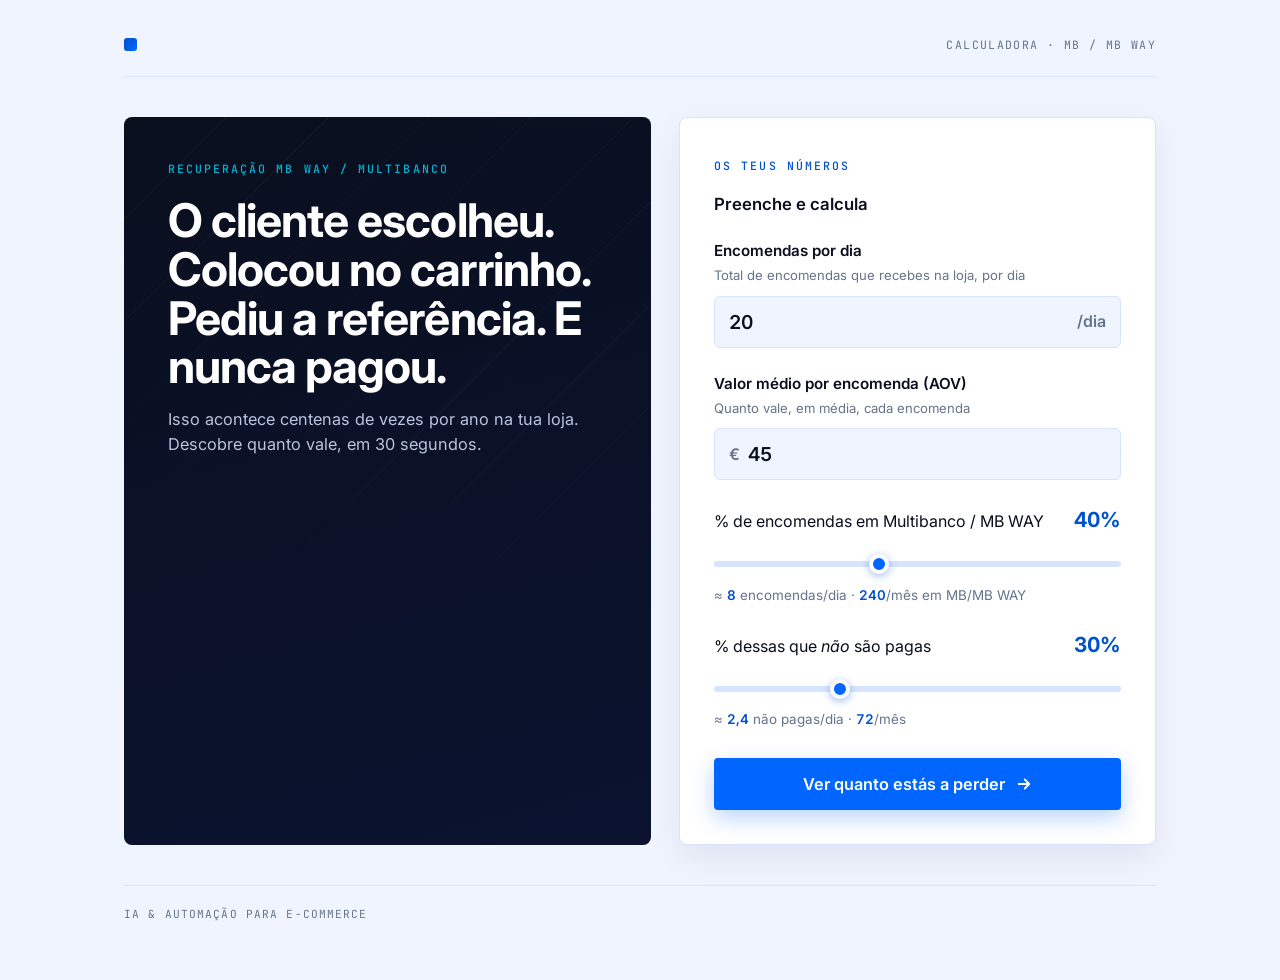
<file: index.html>
<!DOCTYPE html>
<html lang="pt-PT">
<head>
<meta charset="UTF-8">
<meta name="viewport" content="width=device-width, initial-scale=1.0">
<title>Calculadora · Quanto perdes em encomendas MB / MB WAY não pagas</title>
<link rel="preconnect" href="https://fonts.googleapis.com">
<link rel="preconnect" href="https://fonts.gstatic.com" crossorigin>
<link href="https://fonts.googleapis.com/css2?family=Inter:wght@400;500;600;700&family=JetBrains+Mono:wght@400;500&display=swap" rel="stylesheet">
<link rel="stylesheet" href="styles.css">
</head>
<body>
  <div class="wrap">
    <header class="topbar">
      <div class="brand"><span class="mark"></span></div>
      <div class="tag">Calculadora · MB / MB WAY</div>
    </header>

    <div class="grid">
      <!-- ===== Hero ===== -->
      <section class="hero-dark">
        <span class="eyebrow">Recuperação MB WAY / Multibanco</span>
        <h1>O cliente escolheu. Colocou no carrinho. Pediu a referência. E nunca pagou.</h1>
        <p class="lede">Isso acontece centenas de vezes por ano na tua loja. Descobre quanto vale, em 30 segundos.</p>
      </section>

      <!-- ===== Inputs ===== -->
      <section class="card">
        <span class="eyebrow">Os teus números</span>
        <h2>Preenche e calcula</h2>

        <form id="calcForm" novalidate>
          <div class="field">
            <label for="orders">Encomendas por dia
              <span class="hint">Total de encomendas que recebes na loja, por dia</span>
            </label>
            <div class="num">
              <input type="number" id="orders" min="0" step="1" value="20" inputmode="numeric">
              <span class="affix">/dia</span>
            </div>
          </div>

          <div class="field">
            <label for="avg">Valor médio por encomenda (AOV)
              <span class="hint">Quanto vale, em média, cada encomenda</span>
            </label>
            <div class="num">
              <span class="affix">€</span>
              <input type="number" id="avg" min="0" step="0.5" value="45" inputmode="decimal">
            </div>
          </div>

          <div class="field">
            <div class="pct-head">
              <label for="mb">% de encomendas em Multibanco / MB WAY</label>
              <span class="pct-val" id="mbVal">40%</span>
            </div>
            <input type="range" id="mb" min="0" max="100" step="1" value="40">
            <span class="slider-hint" id="mbCount"></span>
          </div>

          <div class="field">
            <div class="pct-head">
              <label for="unpaid">% dessas que <em>não</em> são pagas</label>
              <span class="pct-val" id="unpaidVal">30%</span>
            </div>
            <input type="range" id="unpaid" min="0" max="100" step="1" value="30">
            <span class="slider-hint" id="unpaidCount"></span>
          </div>

          <div class="btn-row">
            <button class="btn" type="submit">
              Ver quanto estás a perder
              <svg viewBox="0 0 24 24" fill="none" stroke="currentColor" stroke-width="2.4" stroke-linecap="round" stroke-linejoin="round"><path d="M5 12h14M13 6l6 6-6 6"/></svg>
            </button>
          </div>
        </form>
      </section>
    </div>

    <footer class="foot">
      <span>IA &amp; Automação para E-commerce</span>
    </footer>
  </div>

<script>
  const num  = new Intl.NumberFormat('pt-PT', { maximumFractionDigits: 0 });
  const num1 = new Intl.NumberFormat('pt-PT', { maximumFractionDigits: 1 });

  const el = {
    orders: document.getElementById('orders'),
    avg:    document.getElementById('avg'),
    mb:     document.getElementById('mb'),
    unpaid: document.getElementById('unpaid'),
    mbVal:    document.getElementById('mbVal'),
    unpaidVal:document.getElementById('unpaidVal'),
    mbCount:    document.getElementById('mbCount'),
    unpaidCount:document.getElementById('unpaidCount'),
    form: document.getElementById('calcForm'),
  };

  const read    = (i) => { const v = parseFloat(i.value); return (isNaN(v) || v < 0) ? 0 : v; };
  const readPct = (i) => { let v = parseFloat(i.value); if (isNaN(v)) v = 0; return Math.min(100, Math.max(0, v)); };

  // Pré-preenche com os dados vindos do URL (ao voltar do resultado)
  const qp = new URLSearchParams(location.search);
  [['orders', el.orders], ['avg', el.avg], ['mb', el.mb], ['unpaid', el.unpaid]].forEach(([key, node]) => {
    if (qp.has(key) && !isNaN(parseFloat(qp.get(key)))) node.value = qp.get(key);
  });

  function update() {
    const orders = read(el.orders);
    const pctMB  = readPct(el.mb);
    const pctUnpaid = readPct(el.unpaid);

    el.mbVal.textContent     = pctMB + '%';
    el.unpaidVal.textContent = pctUnpaid + '%';

    const mbDay     = orders * (pctMB / 100);
    const unpaidDay = mbDay * (pctUnpaid / 100);

    el.mbCount.innerHTML =
      '≈ <b>' + num1.format(mbDay) + '</b> encomendas/dia · <b>' + num.format(mbDay * 30) + '</b>/mês em MB/MB WAY';
    el.unpaidCount.innerHTML =
      '≈ <b>' + num1.format(unpaidDay) + '</b> não pagas/dia · <b>' + num.format(unpaidDay * 30) + '</b>/mês';
  }

  [el.orders, el.avg, el.mb, el.unpaid].forEach(node => node.addEventListener('input', update));

  el.form.addEventListener('submit', (e) => {
    e.preventDefault();
    const params = new URLSearchParams({
      orders: read(el.orders),
      avg:    read(el.avg),
      mb:     readPct(el.mb),
      unpaid: readPct(el.unpaid),
    });
    window.location.href = 'resultado.html?' + params.toString();
  });

  update();
</script>
</body>
</html>
</file>
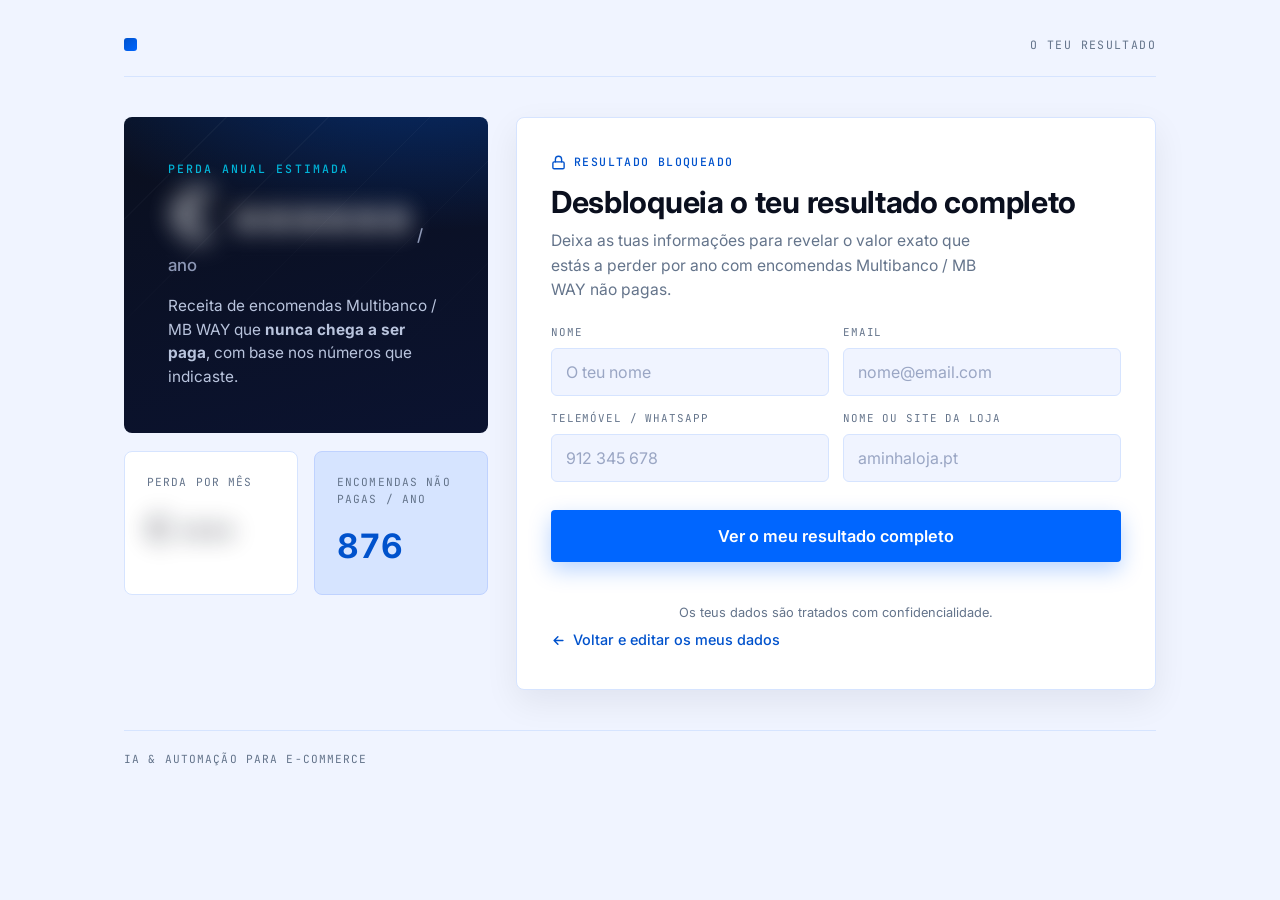
<file: resultado.html>
<!DOCTYPE html>
<html lang="pt-PT">
<head>
<meta charset="UTF-8">
<meta name="viewport" content="width=device-width, initial-scale=1.0">
<title>O teu resultado · Encomendas MB / MB WAY não pagas</title>
<link rel="preconnect" href="https://fonts.googleapis.com">
<link rel="preconnect" href="https://fonts.gstatic.com" crossorigin>
<link href="https://fonts.googleapis.com/css2?family=Inter:wght@400;500;600;700&family=JetBrains+Mono:wght@400;500&display=swap" rel="stylesheet">
<link rel="stylesheet" href="styles.css">
</head>
<body>
  <div class="wrap">
    <header class="topbar">
      <div class="brand"><span class="mark"></span></div>
      <div class="tag">O teu resultado</div>
    </header>

    <div class="grid">
      <!-- ===== Resultados (desfocados até desbloquear) ===== -->
      <section class="results locked" id="results">
        <div class="hero-dark result-hero">
          <span class="eyebrow">Perda anual estimada</span>
          <div>
            <span class="big money" id="lostYear">€ ••••••</span><span class="per">/ ano</span>
          </div>
          <p class="sub">Receita de encomendas Multibanco / MB WAY que <strong>nunca chega a ser paga</strong>, com base nos números que indicaste.</p>
        </div>

        <div class="stat-row">
          <div class="stat">
            <div class="k">Perda por mês</div>
            <div class="v money" id="lostMonth">€ ••••</div>
          </div>
          <div class="stat teaser">
            <div class="k">Encomendas não pagas / ano</div>
            <div class="v" id="unpaidYear">0</div>
          </div>
        </div>
      </section>

      <!-- ===== Gate / formulário ===== -->
      <section class="card gate-wrap" id="gateWrap">
        <div class="gate gate-form" id="gateForm">
          <span class="gate-lock">
            <svg viewBox="0 0 24 24" fill="none" stroke="currentColor" stroke-width="2.2" stroke-linecap="round" stroke-linejoin="round"><rect x="3" y="11" width="18" height="11" rx="2"/><path d="M7 11V7a5 5 0 0 1 10 0v4"/></svg>
            Resultado bloqueado
          </span>
          <h2>Desbloqueia o teu resultado completo</h2>
          <p class="gsub">Deixa as tuas informações para revelar o valor exato que estás a perder por ano com encomendas Multibanco / MB WAY não pagas.</p>

          <form id="leadForm" novalidate>
            <div class="form-grid">
              <div class="ff">
                <label for="f-nome">Nome</label>
                <input id="f-nome" type="text" placeholder="O teu nome" autocomplete="name" required>
              </div>
              <div class="ff">
                <label for="f-email">Email</label>
                <input id="f-email" type="email" placeholder="nome@email.com" autocomplete="email" required>
              </div>
              <div class="ff">
                <label for="f-tel">Telemóvel / WhatsApp</label>
                <input id="f-tel" type="tel" placeholder="912 345 678" autocomplete="tel" inputmode="numeric" maxlength="9" required>
              </div>
              <div class="ff">
                <label for="f-loja">Nome ou site da loja</label>
                <input id="f-loja" type="text" placeholder="aminhaloja.pt" required>
              </div>
            </div>
            <div class="btn-row">
              <button class="btn" id="submitBtn" type="submit">Ver o meu resultado completo</button>
            </div>
            <div class="form-error" id="formError" role="alert"></div>
            <p class="privacy">Os teus dados são tratados com confidencialidade.</p>
          </form>

          <a class="backlink" id="editLink" href="index.html">
            <svg viewBox="0 0 24 24" fill="none" stroke="currentColor" stroke-width="2.4" stroke-linecap="round" stroke-linejoin="round"><path d="M19 12H5M11 6l-6 6 6 6"/></svg>
            Voltar e editar os meus dados
          </a>
        </div>

        <div class="success" id="success">
          <svg viewBox="0 0 24 24" fill="none" stroke="currentColor" stroke-width="2.4" stroke-linecap="round" stroke-linejoin="round"><path d="M20 6 9 17l-5-5"/></svg>
          <div>
            <p><b>Resultado desbloqueado.</b> Já tens acesso ao valor exato que estás a perder por ano com encomendas Multibanco / MB WAY não pagas.</p>
            <a class="backlink" href="index.html">
              <svg viewBox="0 0 24 24" fill="none" stroke="currentColor" stroke-width="2.4" stroke-linecap="round" stroke-linejoin="round"><path d="M19 12H5M11 6l-6 6 6 6"/></svg>
              Editar os meus dados
            </a>
          </div>
        </div>
      </section>
    </div>

    <footer class="foot">
      <span>IA &amp; Automação para E-commerce</span>
    </footer>
  </div>

<script>
  // ====== CONFIG: destino dos leads (Google Sheets via Apps Script) ======
  const LEADS_ENDPOINT = "https://script.google.com/macros/s/AKfycbzdKCfG29ra4eVI8zMNup0nPJOscjNQbos6WmjGa-yIqBsUVCTviW9eIFRjdqoWCa7R/exec";

  const eur = new Intl.NumberFormat('pt-PT', { style: 'currency', currency: 'EUR', maximumFractionDigits: 0 });
  const num = new Intl.NumberFormat('pt-PT', { maximumFractionDigits: 0 });

  // ---- Lê os parâmetros vindos da calculadora ----
  const params = new URLSearchParams(location.search);
  const p = (key, def) => { const v = parseFloat(params.get(key)); return isNaN(v) ? def : v; };
  const orders    = Math.max(0, p('orders', 20));
  const avg       = Math.max(0, p('avg', 45));
  const pctMB     = Math.min(100, Math.max(0, p('mb', 40)));
  const pctUnpaid = Math.min(100, Math.max(0, p('unpaid', 30)));

  // ---- Cálculo ----
  const mbOrdersPerDay     = orders * (pctMB / 100);
  const unpaidOrdersPerDay = mbOrdersPerDay * (pctUnpaid / 100);
  const lostPerDay         = unpaidOrdersPerDay * avg;
  const R = {
    unpaidOrdersPerYear: unpaidOrdersPerDay * 365,
    lostPerMonth: lostPerDay * 30,
    lostPerYear:  lostPerDay * 365,
  };

  const el = {
    results:   document.getElementById('results'),
    gateWrap:  document.getElementById('gateWrap'),
    lostYear:  document.getElementById('lostYear'),
    lostMonth: document.getElementById('lostMonth'),
    unpaidYear:document.getElementById('unpaidYear'),
    leadForm:  document.getElementById('leadForm'),
    submitBtn: document.getElementById('submitBtn'),
    formError: document.getElementById('formError'),
  };

  // Número-isco sempre visível
  el.unpaidYear.textContent = num.format(R.unpaidOrdersPerYear);

  // Link "voltar e editar" mantém os números atuais
  document.getElementById('editLink').href = 'index.html' + location.search;

  // Telemóvel: só dígitos, máximo 9 (impede "+351" e qualquer outro caractere)
  const telInput = document.getElementById('f-tel');
  telInput.addEventListener('input', () => {
    telInput.value = telInput.value.replace(/\D/g, '').slice(0, 9);
  });

  // ---- Count-up animado (na revelação) ----
  function countUp(node, to, fmt) {
    const start = performance.now(), dur = 750;
    function frame(now) {
      const t = Math.min(1, (now - start) / dur);
      const eased = 1 - Math.pow(1 - t, 3);
      node.textContent = fmt(to * eased);
      if (t < 1) requestAnimationFrame(frame); else node.textContent = fmt(to);
    }
    requestAnimationFrame(frame);
  }

  function reveal() {
    el.results.classList.remove('locked');
    el.results.classList.add('unlocked');
    el.gateWrap.classList.add('unlocked');
    countUp(el.lostYear,  R.lostPerYear,  eur.format);
    countUp(el.lostMonth, R.lostPerMonth, eur.format);
    el.results.scrollIntoView({ behavior: 'smooth', block: 'start' });
  }

  async function enviarLead(payload) {
    if (!LEADS_ENDPOINT) { console.warn('LEADS_ENDPOINT vazio: lead não enviado.'); return; }
    try {
      await fetch(LEADS_ENDPOINT, {
        method: 'POST', mode: 'no-cors',
        headers: { 'Content-Type': 'text/plain;charset=utf-8' },
        body: JSON.stringify(payload),
      });
    } catch (err) { console.error('Falha ao enviar lead:', err); }
  }

  el.leadForm.addEventListener('submit', async (e) => {
    e.preventDefault();
    el.formError.textContent = '';
    const nome  = document.getElementById('f-nome').value.trim();
    const email = document.getElementById('f-email').value.trim();
    const tel   = document.getElementById('f-tel').value.trim();
    const loja  = document.getElementById('f-loja').value.trim();

    if (!nome || !email || !tel || !loja) { el.formError.textContent = 'Preenche todos os campos.'; return; }
    if (!/^[^\s@]+@[^\s@]+\.[^\s@]+$/.test(email)) { el.formError.textContent = 'Email inválido.'; return; }

    // Telemóvel: exatamente 9 dígitos
    if (!/^\d{9}$/.test(tel)) {
      el.formError.textContent = 'O número de telemóvel tem de ter 9 dígitos.';
      return;
    }

    el.submitBtn.disabled = true;
    el.submitBtn.textContent = 'A desbloquear…';

    // Só grava o lead se for qualificado: mais de 20 encomendas/dia
    if (orders > 20) {
      await enviarLead({
        nome, email, telefone: tel, loja,
        encomendas_dia: orders, valor_medio: avg, pct_mb: pctMB, pct_nao_pagas: pctUnpaid,
        encomendas_nao_pagas_ano: Math.round(R.unpaidOrdersPerYear),
        perda_mes: Math.round(R.lostPerMonth),
        perda_ano: Math.round(R.lostPerYear),
      });
    }

    reveal();
  });
</script>
</body>
</html>
</file>
<file: styles.css>
/* ===========================================================
   A Marca que Converte — Brand System v1.0
   Inter + JetBrains Mono · paleta azul · radius 6–8 / 4
   =========================================================== */
:root {
  --cobalt:   #0052CC;
  --electric: #0066FF;
  --ink:      #0A0F1E;
  --cyan:     #00B4D8;
  --glacial:  #D6E4FF;
  --slate:    #64748B;
  --surface:  #F0F4FF;
  --white:    #FFFFFF;

  --sans: "Inter", system-ui, -apple-system, sans-serif;
  --mono: "JetBrains Mono", ui-monospace, SFMono-Regular, monospace;

  --r-card: 8px;
  --r-btn:  4px;

  --shadow: 0 12px 34px rgba(10, 15, 30, .07);
}

* { box-sizing: border-box; margin: 0; padding: 0; }
html { -webkit-text-size-adjust: 100%; }

body {
  font-family: var(--sans);
  color: var(--ink);
  background: var(--surface);
  min-height: 100vh;
  line-height: 1.55;
  -webkit-font-smoothing: antialiased;
}

.wrap {
  max-width: 1120px;
  margin: 0 auto;
  padding: clamp(20px, 3.5vw, 36px) clamp(18px, 4vw, 44px) 56px;
}

/* ---------- Topbar ---------- */
.topbar {
  display: flex; align-items: center; justify-content: space-between;
  gap: 16px; flex-wrap: wrap;
  padding-bottom: 22px; margin-bottom: clamp(24px, 4vw, 40px);
  border-bottom: 1px solid var(--glacial);
}
.brand {
  display: flex; align-items: center; gap: 10px;
  font-family: var(--mono); font-weight: 500; font-size: .82rem;
  letter-spacing: .14em; text-transform: uppercase; color: var(--ink);
}
.brand .mark {
  width: 13px; height: 13px; border-radius: 3px;
  background: linear-gradient(135deg, var(--cobalt), var(--electric));
}
.tag {
  font-family: var(--mono); font-size: .72rem; letter-spacing: .12em;
  text-transform: uppercase; color: var(--slate);
}

/* ---------- Eyebrows / labels ---------- */
.eyebrow {
  font-family: var(--mono); font-size: .72rem; font-weight: 500;
  letter-spacing: .18em; text-transform: uppercase; color: var(--cobalt);
}
.eyebrow.cyan { color: var(--cyan); }

/* ---------- Layout grid ---------- */
.grid {
  display: grid;
  grid-template-columns: 1.05fr .95fr;
  gap: clamp(18px, 2.4vw, 28px);
  align-items: stretch;
}
@media (max-width: 900px) { .grid { grid-template-columns: 1fr; } }

/* ---------- Dark premium hero ---------- */
.hero-dark {
  position: relative; overflow: hidden;
  border-radius: var(--r-card);
  color: var(--white);
  background:
    radial-gradient(680px 320px at 82% -25%, rgba(0,102,255,.40), transparent 60%),
    linear-gradient(165deg, #0A0F1E 0%, #0B1330 100%);
  padding: clamp(28px, 3.4vw, 44px);
  display: flex; flex-direction: column;
}
.hero-dark::before {
  content: ""; position: absolute; inset: 0; pointer-events: none;
  background-image: repeating-linear-gradient(135deg, rgba(255,255,255,.05) 0 1px, transparent 1px 72px);
  -webkit-mask-image: linear-gradient(180deg, rgba(0,0,0,.7), transparent 85%);
  mask-image: linear-gradient(180deg, rgba(0,0,0,.7), transparent 85%);
}
.hero-dark > * { position: relative; z-index: 1; }
.hero-dark .eyebrow { color: var(--cyan); }
.hero-dark h1 {
  font-weight: 700; font-size: clamp(1.9rem, 4vw, 2.9rem);
  line-height: 1.05; letter-spacing: -.02em; margin: 18px 0 0;
}
.hero-dark .lede { color: #B9C4DD; font-size: 1.02rem; margin-top: 16px; max-width: 42ch; }

/* ---------- Cards ---------- */
.card {
  background: var(--white);
  border: 1px solid var(--glacial);
  border-radius: var(--r-card);
  padding: clamp(24px, 3vw, 34px);
  box-shadow: var(--shadow);
}
.card h2 {
  font-weight: 600; font-size: 1.05rem; margin: 14px 0 22px;
}

/* ---------- Inputs ---------- */
.field { margin-bottom: 24px; }
.field:last-of-type { margin-bottom: 0; }
.field > label { display: block; font-size: .95rem; font-weight: 600; margin-bottom: 10px; color: var(--ink); }
.field .hint { display: block; font-size: .82rem; color: var(--slate); font-weight: 400; margin-top: 3px; }

.num {
  display: flex; align-items: center; gap: 8px;
  background: var(--surface); border: 1px solid var(--glacial);
  border-radius: 6px; padding: 0 14px;
  transition: border-color .15s, box-shadow .15s;
}
.num:focus-within { border-color: var(--electric); box-shadow: 0 0 0 3px rgba(0,102,255,.16); }
.num .affix { color: var(--slate); font-size: 1rem; font-weight: 600; }
.num input {
  flex: 1; width: 100%; background: none; border: none; outline: none; color: var(--ink);
  font-family: var(--sans); font-size: 1.2rem; font-weight: 600;
  font-variant-numeric: tabular-nums; padding: 13px 0; min-width: 0;
}
.num input::-webkit-outer-spin-button, .num input::-webkit-inner-spin-button { -webkit-appearance: none; margin: 0; }
.num input[type=number] { -moz-appearance: textfield; appearance: textfield; }

.pct-head { display: flex; align-items: baseline; justify-content: space-between; margin-bottom: 12px; }
.pct-head label { margin: 0; }
.pct-val { font-weight: 700; font-size: 1.3rem; color: var(--cobalt); font-variant-numeric: tabular-nums; }

input[type=range] {
  -webkit-appearance: none; appearance: none; width: 100%; height: 6px;
  border-radius: 100px; background: var(--glacial); outline: none; cursor: pointer;
  accent-color: var(--electric);
}
input[type=range]::-webkit-slider-thumb {
  -webkit-appearance: none; appearance: none; width: 20px; height: 20px; border-radius: 50%;
  background: var(--electric); border: 4px solid var(--white);
  box-shadow: 0 2px 8px rgba(0,82,204,.4); transition: transform .12s;
}
input[type=range]::-webkit-slider-thumb:hover { transform: scale(1.12); }
input[type=range]::-moz-range-thumb {
  width: 16px; height: 16px; border-radius: 50%; background: var(--electric);
  border: 4px solid var(--white); box-shadow: 0 2px 8px rgba(0,82,204,.4);
}
.slider-hint { display: block; margin-top: 11px; font-size: .84rem; color: var(--slate); font-variant-numeric: tabular-nums; }
.slider-hint b { color: var(--cobalt); font-weight: 600; }

/* ---------- Button ---------- */
.btn {
  display: inline-flex; align-items: center; justify-content: center; gap: 10px;
  width: 100%; padding: 16px 22px; border: none; border-radius: var(--r-btn); cursor: pointer;
  font-family: var(--sans); font-size: 1.02rem; font-weight: 600; color: var(--white);
  background: var(--electric); box-shadow: 0 8px 22px rgba(0,102,255,.28);
  transition: background .15s, transform .12s, box-shadow .2s;
}
.btn:hover { background: var(--cobalt); transform: translateY(-1px); box-shadow: 0 12px 28px rgba(0,82,204,.34); }
.btn:active { transform: translateY(0); }
.btn[disabled] { background: var(--slate); cursor: default; box-shadow: none; transform: none; }
.btn svg { width: 18px; height: 18px; }
.btn-row { margin-top: 28px; }

/* ---------- Resultados ---------- */
.results { display: flex; flex-direction: column; gap: 18px; }

.money { transition: filter .5s ease, opacity .5s ease; }
.results.locked .money { filter: blur(12px); opacity: .6; user-select: none; }

.result-hero { gap: 0; justify-content: center; }
.result-hero .big {
  font-weight: 700; font-size: clamp(2.8rem, 8vw, 4.6rem);
  line-height: 1; letter-spacing: -.03em; color: var(--white);
  font-variant-numeric: tabular-nums; margin-top: 14px;
}
.result-hero .per { color: #8C97B5; font-size: 1.05rem; font-weight: 500; margin-left: 6px; }
.result-hero .sub { color: #B9C4DD; font-size: .96rem; margin-top: 16px; max-width: 44ch; }

.stat-row { display: grid; grid-template-columns: 1fr 1fr; gap: 16px; }
@media (max-width: 480px) { .stat-row { grid-template-columns: 1fr; } }
.stat {
  background: var(--white); border: 1px solid var(--glacial);
  border-radius: var(--r-card); padding: 22px;
}
.stat.teaser { background: var(--glacial); border-color: #BFD2FF; }
.stat .k { font-family: var(--mono); font-size: .7rem; letter-spacing: .1em; text-transform: uppercase; color: var(--slate); margin-bottom: 12px; }
.stat .v { font-weight: 700; font-size: clamp(1.6rem, 3.4vw, 2.1rem); color: var(--ink); font-variant-numeric: tabular-nums; }
.stat.teaser .v { color: var(--cobalt); }

/* ---------- Gate / formulário ---------- */
.gate-lock { display: inline-flex; align-items: center; gap: 8px; color: var(--cobalt); font-family: var(--mono); font-weight: 500; font-size: .72rem; letter-spacing: .12em; text-transform: uppercase; margin-bottom: 14px; }
.gate-lock svg { width: 15px; height: 15px; }
.gate h2 { font-weight: 700; font-size: clamp(1.4rem, 3.2vw, 1.9rem); line-height: 1.12; letter-spacing: -.01em; margin: 0 0 10px; }
.gate .gsub { color: var(--slate); font-size: .98rem; max-width: 46ch; margin-bottom: 22px; }

.form-grid { display: grid; grid-template-columns: 1fr 1fr; gap: 14px; }
@media (max-width: 520px) { .form-grid { grid-template-columns: 1fr; } }
.ff { display: flex; flex-direction: column; gap: 7px; }
.ff.full { grid-column: 1 / -1; }
.ff label { font-family: var(--mono); font-size: .68rem; letter-spacing: .08em; text-transform: uppercase; color: var(--slate); }
.ff input {
  background: var(--surface); border: 1px solid var(--glacial); border-radius: 6px;
  padding: 13px 14px; color: var(--ink); font-family: var(--sans); font-size: 1rem; outline: none;
  transition: border-color .15s, box-shadow .15s;
}
.ff input::placeholder { color: #9AA6C4; }
.ff input:focus { border-color: var(--electric); box-shadow: 0 0 0 3px rgba(0,102,255,.16); }
.form-error { color: var(--cobalt); font-size: .88rem; margin-top: 12px; min-height: 1.1em; }
.privacy { margin-top: 14px; font-size: .8rem; color: var(--slate); text-align: center; }

/* ---------- Sucesso ---------- */
.success { display: none; }
.results.unlocked .success, .unlocked.success { display: flex; }
.success {
  align-items: flex-start; gap: 12px;
  background: var(--glacial); border: 1px solid #BFD2FF; border-radius: var(--r-card); padding: 18px 20px;
}
.success svg { width: 22px; height: 22px; color: var(--cobalt); flex: none; margin-top: 1px; }
.success p { font-size: .96rem; color: var(--ink); }
.success p b { color: var(--cobalt); }

.gate-wrap.unlocked .gate-form { display: none; }
.gate-wrap .success { display: none; }
.gate-wrap.unlocked .success { display: flex; }

/* ---------- Back link / footer ---------- */
.backlink {
  display: inline-flex; align-items: center; gap: 7px; margin-top: 6px;
  font-size: .9rem; color: var(--cobalt); text-decoration: none; font-weight: 500;
}
.backlink:hover { text-decoration: underline; }
.backlink svg { width: 15px; height: 15px; }

.foot {
  margin-top: 40px; padding-top: 20px; border-top: 1px solid var(--glacial);
  display: flex; justify-content: space-between; flex-wrap: wrap; gap: 8px;
  font-family: var(--mono); font-size: .7rem; letter-spacing: .1em; text-transform: uppercase; color: var(--slate);
}
</file>
